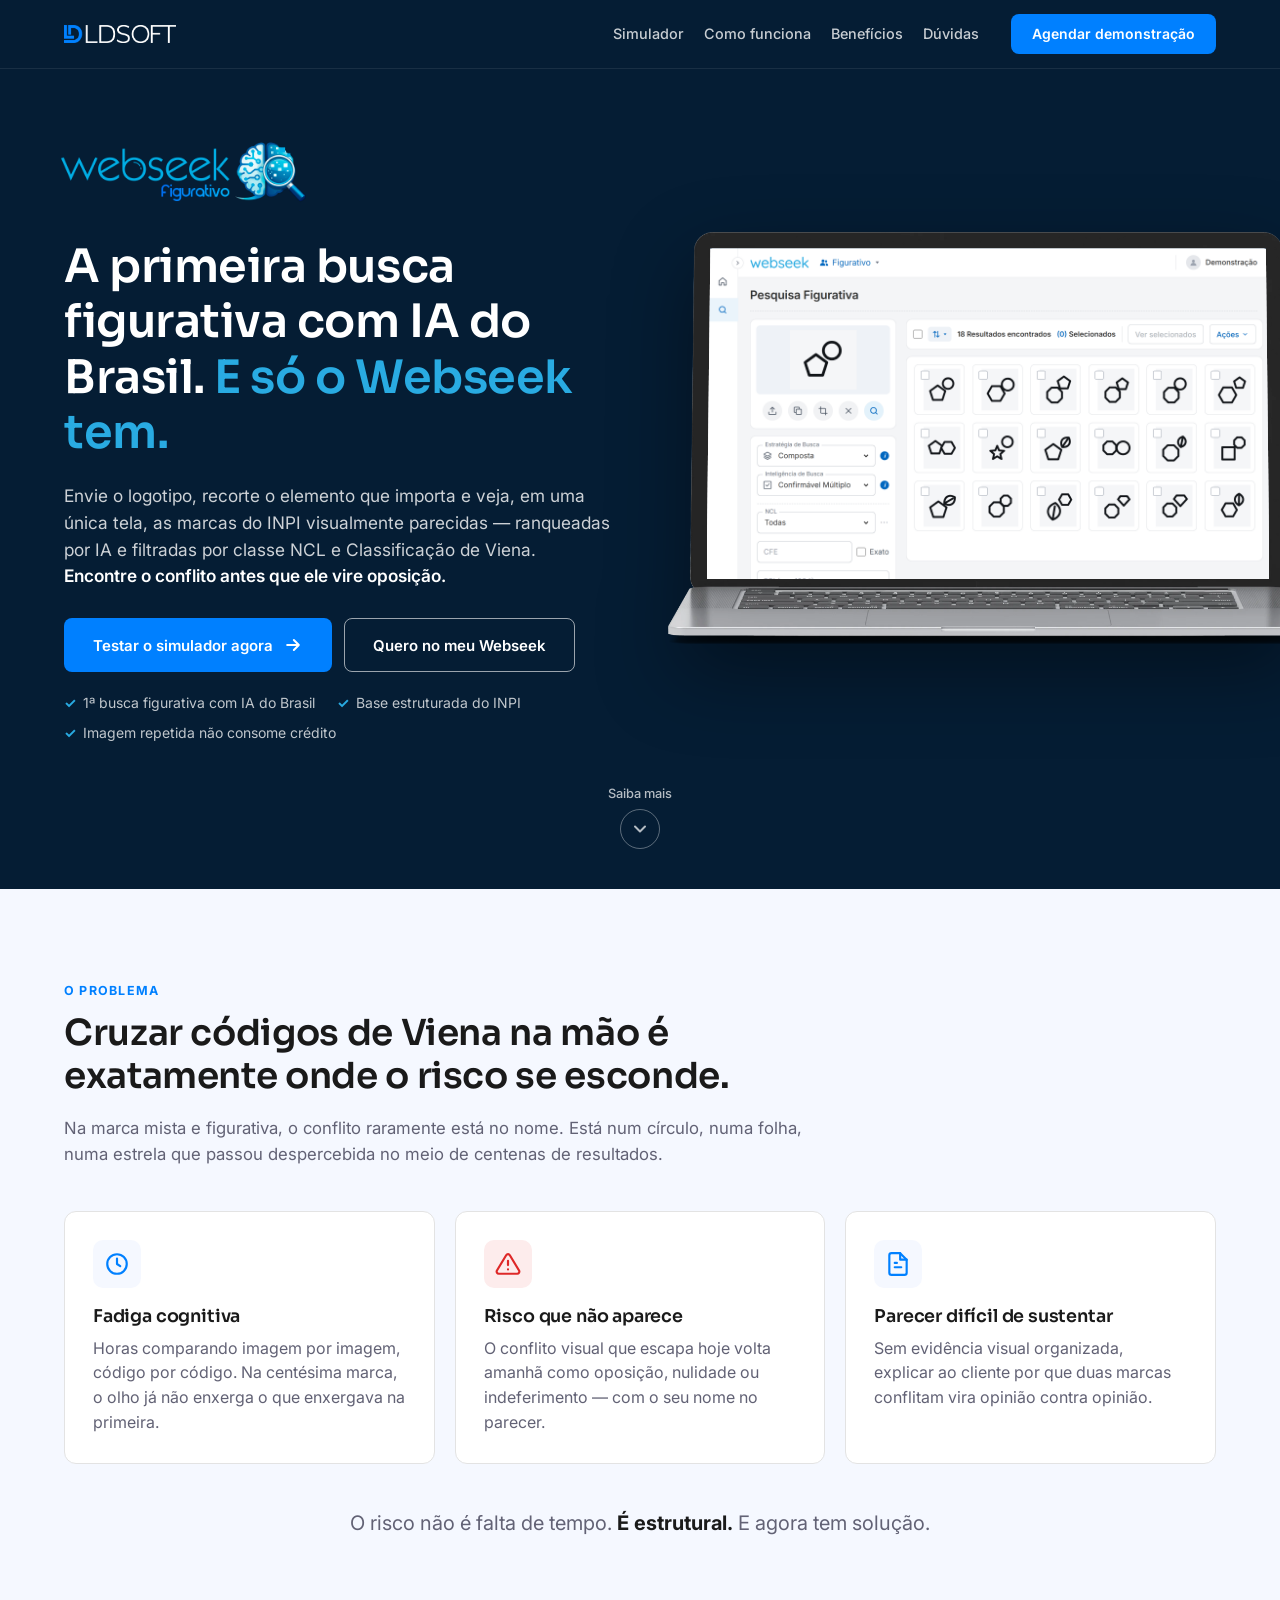
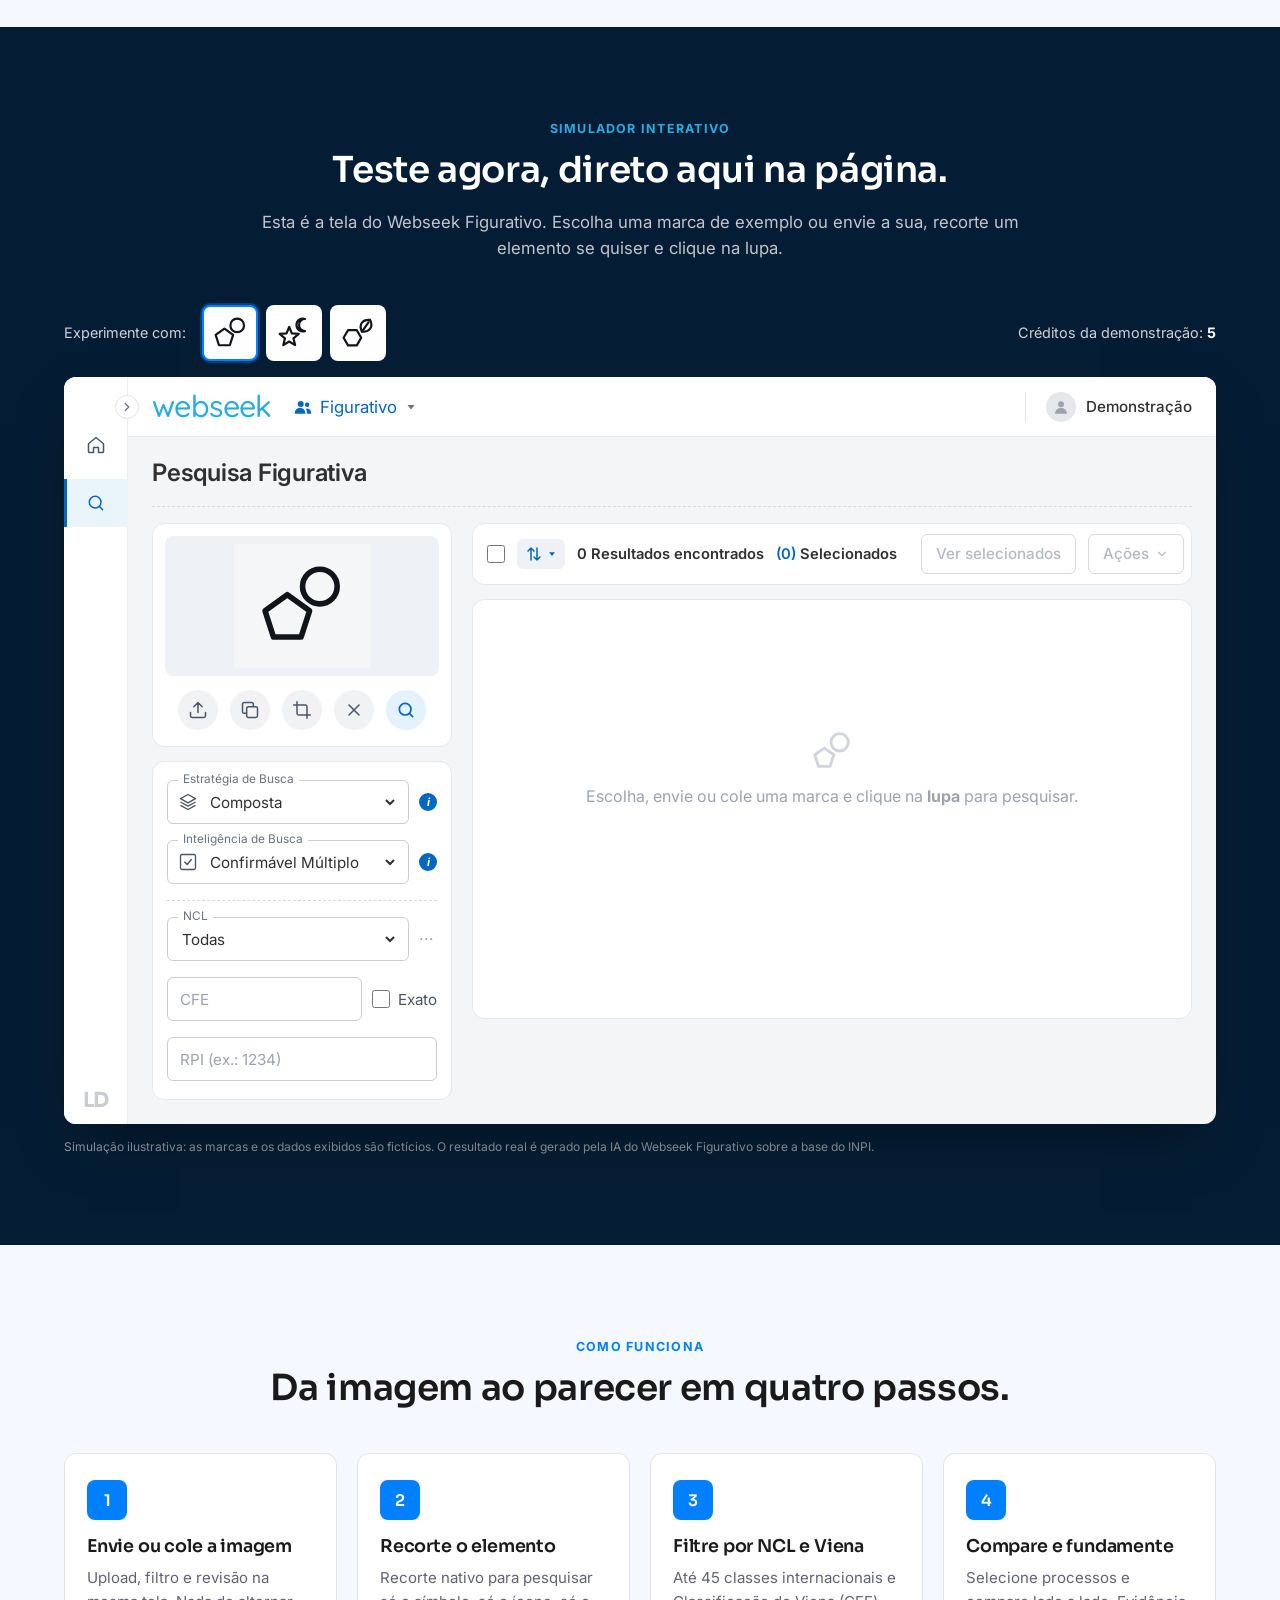
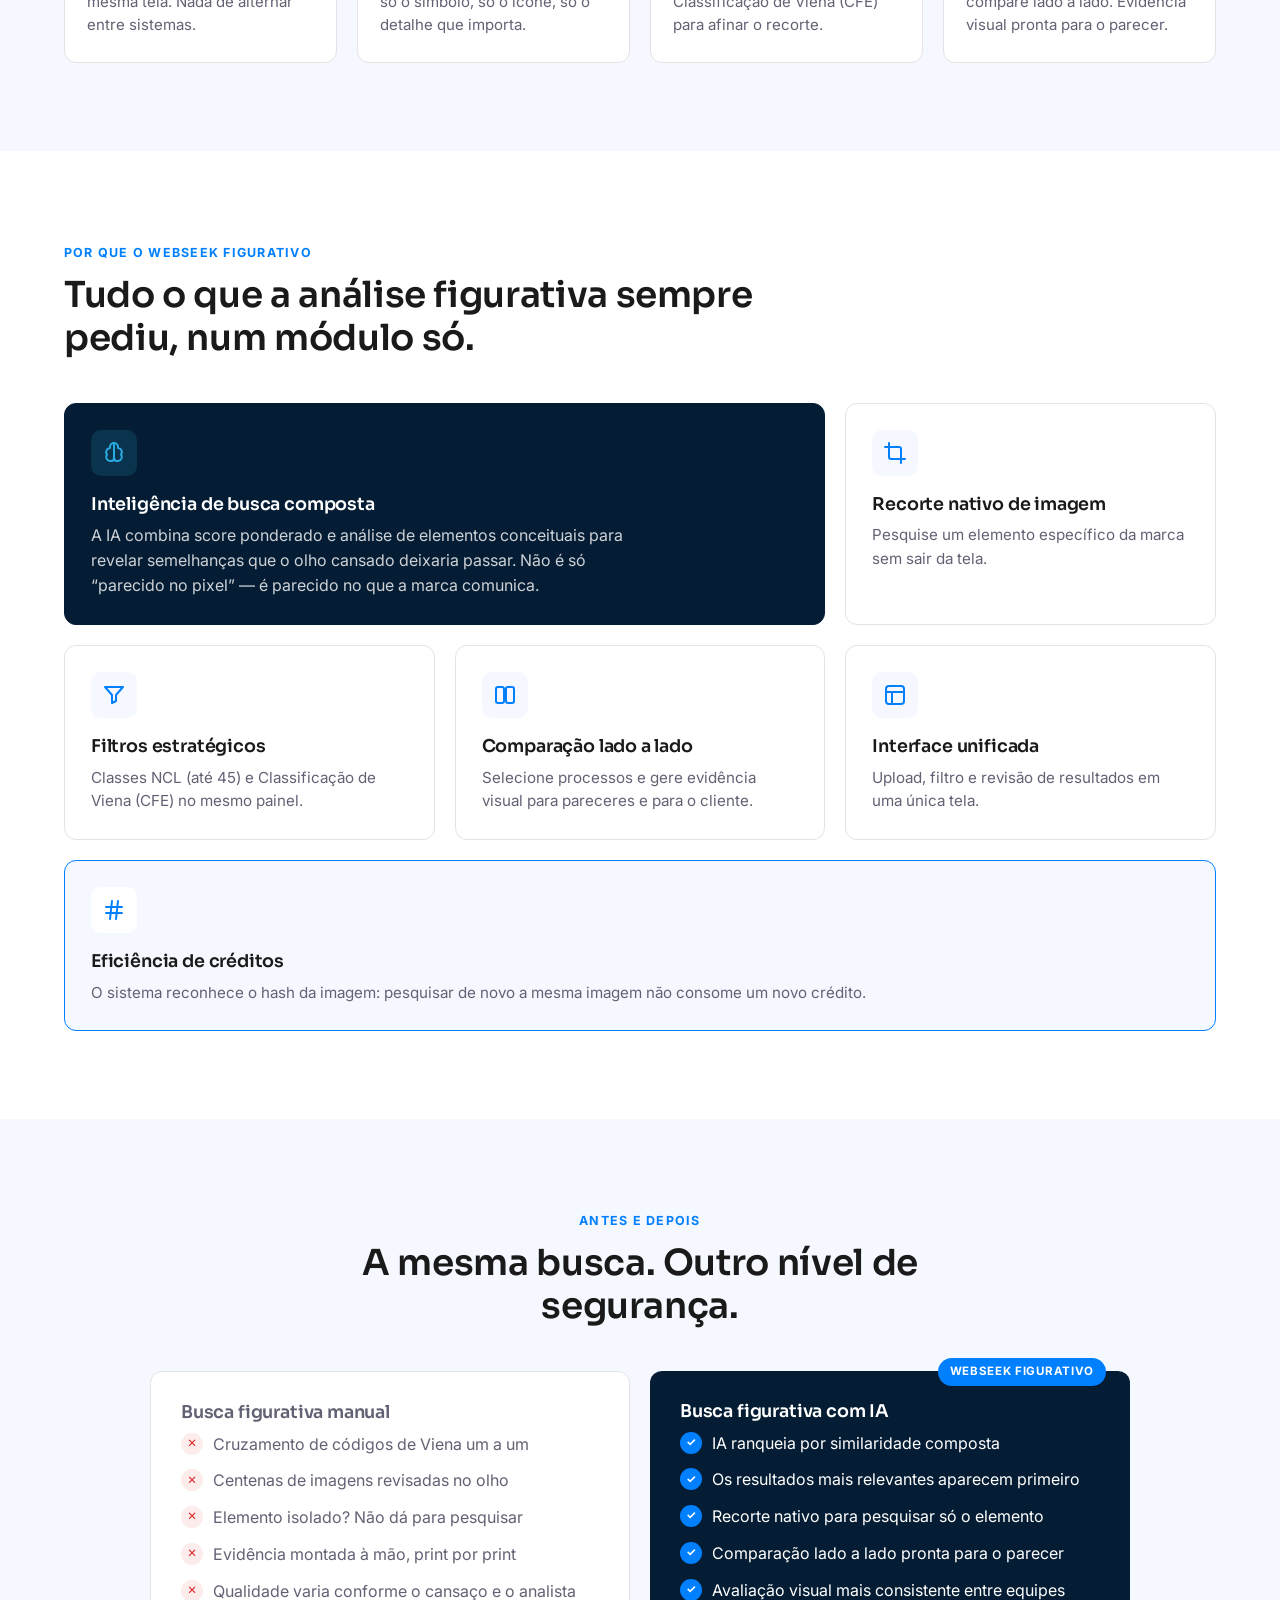
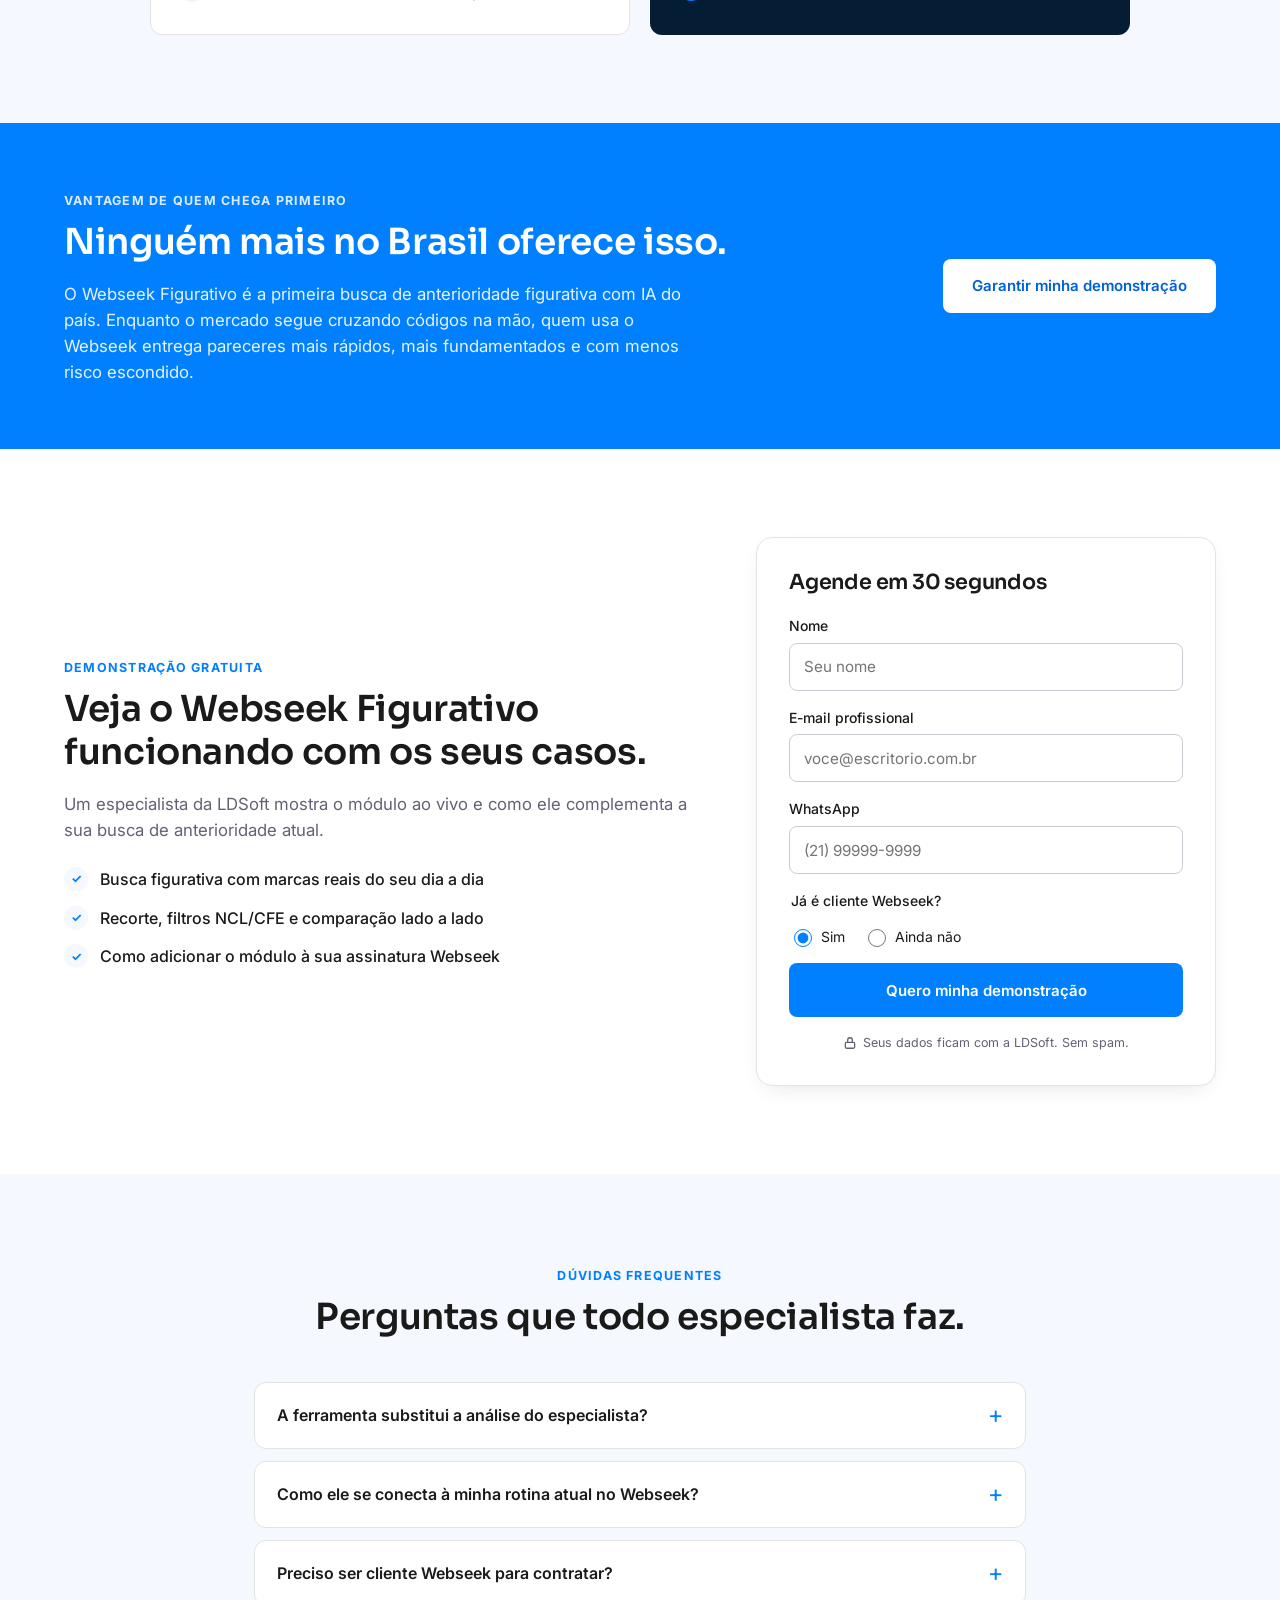
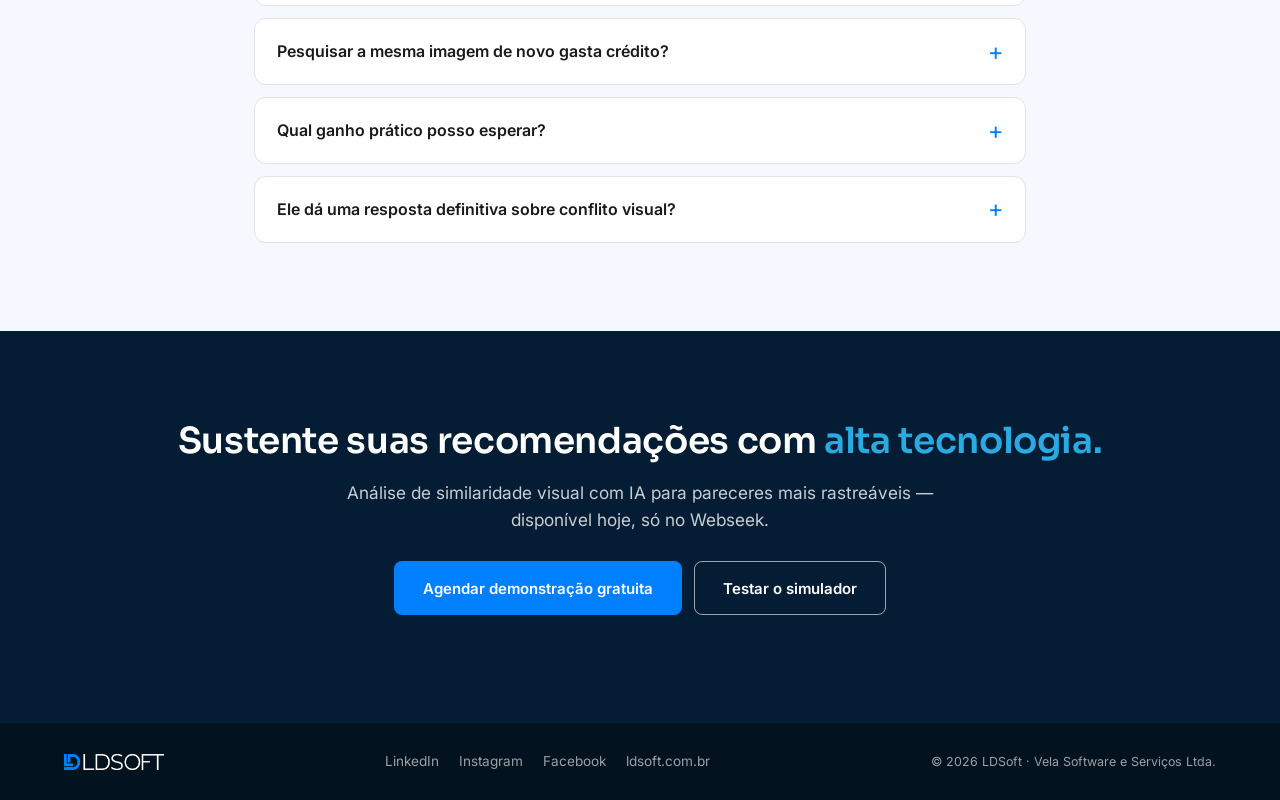
<file: index.html>
<!doctype html>
<html lang="pt-BR">
<head>
  <meta charset="utf-8">
  <meta name="viewport" content="width=device-width, initial-scale=1">
  <title>Webseek Figurativo | A primeira busca figurativa com IA do Brasil — LDSoft</title>
  <meta name="description" content="Envie o logotipo, recorte o elemento e encontre marcas visualmente semelhantes na base do INPI, ranqueadas por IA e filtradas por NCL e Classificação de Viena. Teste o simulador agora.">
  <meta property="og:title" content="Webseek Figurativo — a primeira busca de anterioridade figurativa com IA do Brasil">
  <meta property="og:description" content="Encontre o conflito visual antes que ele vire oposição. Teste o simulador grátis.">
  <meta property="og:image" content="assets/tela-pesquisa-figurativa.png">
  <meta name="theme-color" content="#082A3A">
  <link rel="preconnect" href="https://fonts.googleapis.com">
  <link rel="preconnect" href="https://fonts.gstatic.com" crossorigin>
  <link href="https://fonts.googleapis.com/css2?family=Inter:wght@400;500;600;700&family=Sora:wght@500;600;700&family=Quicksand:wght@400;500&display=swap" rel="stylesheet">
  <link rel="stylesheet" href="styles.css">
</head>
<body>

<!-- ============ HEADER ============ -->
<header class="topbar" id="topo">
  <div class="container topbar__inner">
    <a href="https://www.ldsoft.com.br" class="topbar__logo" aria-label="LDSoft">
      <img src="assets/logo-ldsoft.png" alt="LDSoft" width="112" height="18">
    </a>
    <nav class="topbar__nav" aria-label="Seções">
      <a href="#simulador">Simulador</a>
      <a href="#como-funciona">Como funciona</a>
      <a href="#beneficios">Benefícios</a>
      <a href="#faq">Dúvidas</a>
    </nav>
    <a href="#demonstracao" class="btn btn--primary btn--sm topbar__cta" data-cta="header">Agendar demonstração</a>
    <button type="button" class="menu-btn" id="menuBtn" aria-label="Abrir menu" aria-expanded="false" aria-controls="mobileMenu">
      <span class="menu-btn__bars" aria-hidden="true"><i></i><i></i><i></i></span>
    </button>
  </div>
  <nav class="mobile-menu" id="mobileMenu" aria-label="Menu" hidden>
    <div class="container">
      <a href="#simulador">Simulador</a>
      <a href="#como-funciona">Como funciona</a>
      <a href="#beneficios">Benefícios</a>
      <a href="#faq">Dúvidas</a>
      <a href="#demonstracao" class="btn btn--primary btn--block" data-cta="menu">Agendar demonstração</a>
    </div>
  </nav>
</header>

<main>

<!-- ============ HERO / BANNER ============ -->
<section class="hero">
  <div class="container hero__grid">
    <div class="hero__copy">
      <img class="hero__logo" src="assets/logo-webseek-figurativo.png" alt="Webseek Figurativo" width="1220" height="400">
      <h1>A primeira busca figurativa com IA do Brasil. <span class="hl">E só o Webseek tem.</span></h1>
      <p class="hero__lead">Envie o logotipo, recorte o elemento que importa e veja, em uma única tela, as marcas do INPI visualmente parecidas — ranqueadas por IA e filtradas por classe NCL e Classificação de Viena. <strong>Encontre o conflito antes que ele vire oposição.</strong></p>
      <div class="hero__ctas">
        <a href="#simulador" class="btn btn--primary btn--lg" data-cta="hero-simulador">
          Testar o simulador agora
          <svg width="20" height="20" viewBox="0 0 24 24" fill="none" stroke="currentColor" stroke-width="2.4" stroke-linecap="round" stroke-linejoin="round" aria-hidden="true"><path d="M5 12h14M13 6l6 6-6 6"/></svg>
        </a>
        <a href="#demonstracao" class="btn btn--ghost btn--lg" data-cta="hero-demo">Quero no meu Webseek</a>
      </div>
      <ul class="hero__checks">
        <li>1ª busca figurativa com IA do Brasil</li>
        <li>Base estruturada do INPI</li>
        <li>Imagem repetida não consome crédito</li>
      </ul>
    </div>
    <div class="hero__visual">
      <div class="laptop">
        <img class="laptop__frame" src="assets/notebook.webp" alt="" width="2400" height="1528">
        <div class="laptop__screen">
          <img src="assets/tela-pesquisa-figurativa.png" alt="Tela de Pesquisa Figurativa do Webseek: marca pesquisada, filtros de estratégia, NCL e CFE, e 18 marcas visualmente semelhantes">
        </div>
      </div>
    </div>
  </div>

  <a href="#problema" class="scroll-down" aria-label="Rolar para a próxima seção" data-cta="hero-scroll">
    <span>Saiba mais</span>
    <svg width="22" height="22" viewBox="0 0 24 24" fill="none" stroke="currentColor" stroke-width="2.4" stroke-linecap="round" stroke-linejoin="round" aria-hidden="true"><path d="M6 9l6 6 6-6"/></svg>
  </a>
</section>

<!-- ============ PROBLEMA ============ -->
<section class="section section--light" id="problema">
  <div class="container">
    <div class="section__head">
      <span class="eyebrow">O problema</span>
      <h2>Cruzar códigos de Viena na mão é exatamente onde o risco se esconde.</h2>
      <p>Na marca mista e figurativa, o conflito raramente está no nome. Está num círculo, numa folha, numa estrela que passou despercebida no meio de centenas de resultados.</p>
    </div>
    <div class="pain">
      <article class="pain__card">
        <div class="pain__icon" aria-hidden="true">
          <svg width="26" height="26" viewBox="0 0 24 24" fill="none" stroke="currentColor" stroke-width="2" stroke-linecap="round" stroke-linejoin="round"><circle cx="12" cy="12" r="9"/><path d="M12 7v5l3 2"/></svg>
        </div>
        <h3>Fadiga cognitiva</h3>
        <p>Horas comparando imagem por imagem, código por código. Na centésima marca, o olho já não enxerga o que enxergava na primeira.</p>
      </article>
      <article class="pain__card">
        <div class="pain__icon pain__icon--alert" aria-hidden="true">
          <svg width="26" height="26" viewBox="0 0 24 24" fill="none" stroke="currentColor" stroke-width="2" stroke-linecap="round" stroke-linejoin="round"><path d="M10.3 3.9 1.8 18a2 2 0 0 0 1.7 3h17a2 2 0 0 0 1.7-3L13.7 3.9a2 2 0 0 0-3.4 0z"/><path d="M12 9v4M12 17h.01"/></svg>
        </div>
        <h3>Risco que não aparece</h3>
        <p>O conflito visual que escapa hoje volta amanhã como oposição, nulidade ou indeferimento — com o seu nome no parecer.</p>
      </article>
      <article class="pain__card">
        <div class="pain__icon" aria-hidden="true">
          <svg width="26" height="26" viewBox="0 0 24 24" fill="none" stroke="currentColor" stroke-width="2" stroke-linecap="round" stroke-linejoin="round"><path d="M14 2H6a2 2 0 0 0-2 2v16a2 2 0 0 0 2 2h12a2 2 0 0 0 2-2V8z"/><path d="M14 2v6h6M9 15h6M9 11h2"/></svg>
        </div>
        <h3>Parecer difícil de sustentar</h3>
        <p>Sem evidência visual organizada, explicar ao cliente por que duas marcas conflitam vira opinião contra opinião.</p>
      </article>
    </div>
    <p class="pain__punch">O risco não é falta de tempo. <strong>É estrutural.</strong> E agora tem solução.</p>
  </div>
</section>

<!-- ============ SIMULADOR ============ -->
<section class="section section--sim" id="simulador">
  <div class="container">
    <div class="section__head section__head--center">
      <span class="eyebrow eyebrow--light">Simulador interativo</span>
      <h2>Teste agora, direto aqui na página.</h2>
      <p>Esta é a tela do Webseek Figurativo. Escolha uma marca de exemplo ou envie a sua, recorte um elemento se quiser e clique na lupa.</p>
    </div>

    <div class="sim-pick">
      <span class="sim-pick__label">Experimente com:</span>
      <div class="sim-pick__samples" role="radiogroup" aria-label="Marcas de exemplo" id="simSamples"></div>
      <span class="sim-pick__credits">Créditos da demonstração: <strong id="simCredits">5</strong></span>
    </div>

    <div class="sim" id="sim">
      <aside class="app__side" aria-hidden="true">
        <span class="app__toggle"><svg width="14" height="14" viewBox="0 0 24 24" fill="none" stroke="currentColor" stroke-width="2.2" stroke-linecap="round" stroke-linejoin="round"><path d="m9 6 6 6-6 6"/></svg></span>
        <span class="app__nav"><svg width="20" height="20" viewBox="0 0 24 24" fill="none" stroke="currentColor" stroke-width="1.8" stroke-linecap="round" stroke-linejoin="round"><path d="M3 10.5 12 3l9 7.5V20a1 1 0 0 1-1 1h-5v-6H9v6H4a1 1 0 0 1-1-1z"/></svg></span>
        <span class="app__nav is-active"><svg width="20" height="20" viewBox="0 0 24 24" fill="none" stroke="currentColor" stroke-width="1.8" stroke-linecap="round"><circle cx="11" cy="11" r="7"/><path d="m20 20-3.5-3.5"/></svg></span>
        <span class="app__ld">LD</span>
      </aside>

      <div class="app__main">
        <header class="app__top">
          <span class="app__brand">webseek</span>
          <span class="app__module">
            <svg width="18" height="18" viewBox="0 0 24 24" fill="currentColor" aria-hidden="true"><circle cx="9" cy="8" r="4"/><path d="M1 21v-1a7 7 0 0 1 14 0v1z"/><circle cx="17.5" cy="9" r="3"/><path d="M16 14.2A6 6 0 0 1 23 20v1h-6v-1a8.9 8.9 0 0 0-1-5.8z"/></svg>
            Figurativo
            <svg width="12" height="12" viewBox="0 0 24 24" fill="currentColor" aria-hidden="true"><path d="M5 8h14l-7 9z"/></svg>
          </span>
          <span class="app__user">
            <span class="app__avatar" aria-hidden="true"><svg width="16" height="16" viewBox="0 0 24 24" fill="currentColor"><circle cx="12" cy="8" r="4.5"/><path d="M3 22a9 9 0 0 1 18 0z"/></svg></span>
            Demonstração
          </span>
        </header>

        <div class="app__content">
          <h3 class="app__title">Pesquisa Figurativa</h3>

          <div class="app__cols">
            <div class="app__left">
              <div class="card qcard">
                <div class="sim__canvas" id="simCanvas">
                  <div class="sim__image" id="simImage" aria-live="polite"></div>
                  <div class="sim__crop" id="simCrop" hidden>
                    <span class="sim__crop-handle" data-h="nw"></span>
                    <span class="sim__crop-handle" data-h="ne"></span>
                    <span class="sim__crop-handle" data-h="sw"></span>
                    <span class="sim__crop-handle" data-h="se"></span>
                  </div>
                </div>
                <div class="sim__tools">
                  <label class="tool" title="Enviar imagem">
                    <input type="file" accept="image/*" id="simUpload" hidden>
                    <svg width="20" height="20" viewBox="0 0 24 24" fill="none" stroke="currentColor" stroke-width="1.8" stroke-linecap="round" stroke-linejoin="round"><path d="M21 15v4a2 2 0 0 1-2 2H5a2 2 0 0 1-2-2v-4M17 8l-5-5-5 5M12 3v12"/></svg>
                    <span class="sr-only">Enviar imagem</span>
                  </label>
                  <button class="tool" type="button" id="simPaste" title="Colar imagem (Ctrl+V)">
                    <svg width="20" height="20" viewBox="0 0 24 24" fill="none" stroke="currentColor" stroke-width="1.8" stroke-linejoin="round"><rect x="8" y="8" width="13" height="13" rx="2"/><path d="M16 8V5a2 2 0 0 0-2-2H5a2 2 0 0 0-2 2v9a2 2 0 0 0 2 2h3"/></svg>
                    <span class="sr-only">Colar imagem</span>
                  </button>
                  <button class="tool" type="button" id="simCropBtn" title="Recortar elemento" aria-pressed="false">
                    <svg width="20" height="20" viewBox="0 0 24 24" fill="none" stroke="currentColor" stroke-width="1.8" stroke-linecap="round"><path d="M6 2v14a2 2 0 0 0 2 2h14"/><path d="M18 22V8a2 2 0 0 0-2-2H2"/></svg>
                    <span class="sr-only">Recortar elemento</span>
                  </button>
                  <button class="tool" type="button" id="simClear" title="Limpar recorte">
                    <svg width="20" height="20" viewBox="0 0 24 24" fill="none" stroke="currentColor" stroke-width="1.8" stroke-linecap="round"><path d="M18 6 6 18M6 6l12 12"/></svg>
                    <span class="sr-only">Limpar recorte</span>
                  </button>
                  <button class="tool tool--search" type="button" id="simSearch" title="Pesquisar">
                    <svg width="20" height="20" viewBox="0 0 24 24" fill="none" stroke="currentColor" stroke-width="2" stroke-linecap="round"><circle cx="11" cy="11" r="7"/><path d="m20 20-3.5-3.5"/></svg>
                    <span class="sr-only">Pesquisar</span>
                  </button>
                </div>
              </div>

              <div class="card fcard">
                <div class="ofield-row">
                  <label class="ofield">
                    <span class="ofield__label">Estratégia de Busca</span>
                    <span class="ofield__icon" aria-hidden="true"><svg width="20" height="20" viewBox="0 0 24 24" fill="none" stroke="currentColor" stroke-width="1.6" stroke-linejoin="round"><path d="m12 3 9 5-9 5-9-5z"/><path d="m3 12 9 5 9-5M3 16l9 5 9-5"/></svg></span>
                    <select id="simStrategy"><option>Composta</option></select>
                  </label>
                  <span class="ofield__info" title="A busca composta considera todos os elementos da marca em conjunto.">i</span>
                </div>
                <div class="ofield-row">
                  <label class="ofield">
                    <span class="ofield__label">Inteligência de Busca</span>
                    <span class="ofield__icon" aria-hidden="true"><svg width="20" height="20" viewBox="0 0 24 24" fill="none" stroke="currentColor" stroke-width="1.6" stroke-linecap="round" stroke-linejoin="round"><rect x="3" y="3" width="18" height="18" rx="2"/><path d="m8 12 3 3 5-6"/></svg></span>
                    <select id="simIntel"><option>Confirmável Múltiplo</option></select>
                  </label>
                  <span class="ofield__info" title="Define como a IA confirma as semelhanças encontradas.">i</span>
                </div>
                <hr class="fcard__sep">
                <div class="ofield-row">
                  <label class="ofield">
                    <span class="ofield__label">NCL</span>
                    <select id="simNcl"></select>
                  </label>
                  <span class="ofield__more" aria-hidden="true">···</span>
                </div>
                <div class="ofield-row">
                  <label class="ofield ofield--plain">
                    <span class="sr-only">CFE</span>
                    <input type="text" id="simCfe" placeholder="CFE" inputmode="decimal" autocomplete="off">
                  </label>
                  <label class="check"><input type="checkbox" id="simExact"> Exato</label>
                </div>
                <label class="ofield ofield--plain">
                  <span class="sr-only">RPI</span>
                  <input type="text" id="simRpi" placeholder="RPI (ex.: 1234)" inputmode="numeric" autocomplete="off">
                </label>
              </div>
            </div>

            <div class="app__right">
              <div class="card rbar">
                <label class="check check--box" title="Selecionar todos"><input type="checkbox" id="simAll"><span class="sr-only">Selecionar todos</span></label>
                <button type="button" class="rbar__sort" id="simSort" title="Inverter ordenação" aria-label="Inverter ordenação">
                  <svg width="18" height="18" viewBox="0 0 24 24" fill="none" stroke="currentColor" stroke-width="2" stroke-linecap="round" stroke-linejoin="round"><path d="M8 20V4M4 8l4-4 4 4M16 4v16M12 16l4 4 4-4"/></svg>
                  <svg width="10" height="10" viewBox="0 0 24 24" fill="currentColor"><path d="M5 8h14l-7 9z"/></svg>
                </button>
                <span class="rbar__count"><strong id="simCount">0</strong> Resultados encontrados</span>
                <span class="rbar__sel"><span class="rbar__n">(<span id="simSelCount">0</span>)</span> Selecionados</span>
                <span class="rbar__div" aria-hidden="true"></span>
                <button type="button" class="obtn" id="simCompare" disabled>Ver selecionados</button>
                <div class="actions">
                  <button type="button" class="obtn" id="simActions" aria-expanded="false" disabled>Ações
                    <svg width="14" height="14" viewBox="0 0 24 24" fill="none" stroke="currentColor" stroke-width="2" stroke-linecap="round"><path d="m6 9 6 6 6-6"/></svg>
                  </button>
                  <div class="actions__menu" id="simActionsMenu" hidden>
                    <button type="button" data-act="compare">Comparar lado a lado</button>
                    <a href="#demonstracao" data-cta="acoes-exportar">Exportar evidência <em>versão completa</em></a>
                  </div>
                </div>
              </div>
              <div class="card rgrid">
                <div class="sim__grid" id="simGrid">
                  <div class="sim__empty">
                    <svg width="48" height="48" viewBox="0 0 100 100" fill="none" stroke="currentColor" stroke-width="6" stroke-linejoin="round" aria-hidden="true"><circle cx="66" cy="34" r="18"/><path d="M34 46 54 60 46 84H22L14 60z"/></svg>
                    <p>Escolha, envie ou cole uma marca e clique na <strong>lupa</strong> para pesquisar.</p>
                  </div>
                </div>
              </div>
            </div>
          </div>
        </div>
      </div>

      <div class="sim__toast" id="simToast" role="status" hidden></div>

      <!-- Comparação lado a lado (abre dentro do simulador) -->
      <div class="modal" id="cmpModal" hidden role="dialog" aria-modal="true" aria-labelledby="cmpTitle">
        <div class="modal__backdrop" data-close></div>
        <div class="modal__box">
          <div class="modal__head">
            <h3 id="cmpTitle">Comparação lado a lado</h3>
            <button class="modal__x" type="button" data-close aria-label="Fechar">×</button>
          </div>
          <div class="cmp" id="cmpBody"></div>
          <div class="modal__foot">
            <span class="muted">Na versão completa, exporte essa comparação como evidência visual para o parecer.</span>
            <a href="#demonstracao" class="btn btn--primary" data-close data-cta="comparacao">Quero essa evidência no meu parecer</a>
          </div>
        </div>
      </div>
    </div>

    <div class="sim__cta" id="simCta" hidden>
      <div>
        <strong>Isso foi só uma simulação.</strong>
        <span>Imagine na sua base real, com os processos dos seus clientes.</span>
      </div>
      <a href="#demonstracao" class="btn btn--primary" data-cta="simulador-resultado">Quero ver com meus processos</a>
    </div>
    <p class="sim__disclaimer">Simulação ilustrativa: as marcas e os dados exibidos são fictícios. O resultado real é gerado pela IA do Webseek Figurativo sobre a base do INPI.</p>
  </div>
</section>

<!-- ============ COMO FUNCIONA ============ -->
<section class="section section--light" id="como-funciona">
  <div class="container">
    <div class="section__head section__head--center">
      <span class="eyebrow">Como funciona</span>
      <h2>Da imagem ao parecer em quatro passos.</h2>
    </div>
    <ol class="steps">
      <li>
        <span class="steps__n">1</span>
        <h3>Envie ou cole a imagem</h3>
        <p>Upload, filtro e revisão na mesma tela. Nada de alternar entre sistemas.</p>
      </li>
      <li>
        <span class="steps__n">2</span>
        <h3>Recorte o elemento</h3>
        <p>Recorte nativo para pesquisar só o símbolo, só o ícone, só o detalhe que importa.</p>
      </li>
      <li>
        <span class="steps__n">3</span>
        <h3>Filtre por NCL e Viena</h3>
        <p>Até 45 classes internacionais e Classificação de Viena (CFE) para afinar o recorte.</p>
      </li>
      <li>
        <span class="steps__n">4</span>
        <h3>Compare e fundamente</h3>
        <p>Selecione processos e compare lado a lado. Evidência visual pronta para o parecer.</p>
      </li>
    </ol>
  </div>
</section>

<!-- ============ BENEFÍCIOS ============ -->
<section class="section" id="beneficios">
  <div class="container">
    <div class="section__head">
      <span class="eyebrow">Por que o Webseek Figurativo</span>
      <h2>Tudo o que a análise figurativa sempre pediu, num módulo só.</h2>
    </div>
    <div class="features">
      <article class="feature feature--wide">
        <div class="feature__icon" aria-hidden="true"><svg width="24" height="24" viewBox="0 0 24 24" fill="none" stroke="currentColor" stroke-width="2" stroke-linecap="round" stroke-linejoin="round"><path d="M12 2a4 4 0 0 0-4 4v1a4 4 0 0 0-3 6.5A4 4 0 0 0 8 20h1a3 3 0 0 0 3-3V2zM12 2a4 4 0 0 1 4 4v1a4 4 0 0 1 3 6.5A4 4 0 0 1 16 20h-1a3 3 0 0 1-3-3"/></svg></div>
        <h3>Inteligência de busca composta</h3>
        <p>A IA combina score ponderado e análise de elementos conceituais para revelar semelhanças que o olho cansado deixaria passar. Não é só “parecido no pixel” — é parecido no que a marca comunica.</p>
      </article>
      <article class="feature">
        <div class="feature__icon" aria-hidden="true"><svg width="24" height="24" viewBox="0 0 24 24" fill="none" stroke="currentColor" stroke-width="2" stroke-linecap="round"><path d="M6 2v14a2 2 0 0 0 2 2h14"/><path d="M18 22V8a2 2 0 0 0-2-2H2"/></svg></div>
        <h3>Recorte nativo de imagem</h3>
        <p>Pesquise um elemento específico da marca sem sair da tela.</p>
      </article>
      <article class="feature">
        <div class="feature__icon" aria-hidden="true"><svg width="24" height="24" viewBox="0 0 24 24" fill="none" stroke="currentColor" stroke-width="2" stroke-linecap="round" stroke-linejoin="round"><path d="M3 4h18l-7 8v6l-4 2v-8z"/></svg></div>
        <h3>Filtros estratégicos</h3>
        <p>Classes NCL (até 45) e Classificação de Viena (CFE) no mesmo painel.</p>
      </article>
      <article class="feature">
        <div class="feature__icon" aria-hidden="true"><svg width="24" height="24" viewBox="0 0 24 24" fill="none" stroke="currentColor" stroke-width="2" stroke-linecap="round" stroke-linejoin="round"><rect x="3" y="4" width="8" height="16" rx="2"/><rect x="13" y="4" width="8" height="16" rx="2"/></svg></div>
        <h3>Comparação lado a lado</h3>
        <p>Selecione processos e gere evidência visual para pareceres e para o cliente.</p>
      </article>
      <article class="feature">
        <div class="feature__icon" aria-hidden="true"><svg width="24" height="24" viewBox="0 0 24 24" fill="none" stroke="currentColor" stroke-width="2" stroke-linecap="round" stroke-linejoin="round"><rect x="3" y="3" width="18" height="18" rx="3"/><path d="M3 9h18M9 21V9"/></svg></div>
        <h3>Interface unificada</h3>
        <p>Upload, filtro e revisão de resultados em uma única tela.</p>
      </article>
      <article class="feature feature--accent">
        <div class="feature__icon" aria-hidden="true"><svg width="24" height="24" viewBox="0 0 24 24" fill="none" stroke="currentColor" stroke-width="2" stroke-linecap="round" stroke-linejoin="round"><path d="M4 9h16M4 15h16M10 3 8 21M16 3l-2 18"/></svg></div>
        <h3>Eficiência de créditos</h3>
        <p>O sistema reconhece o hash da imagem: pesquisar de novo a mesma imagem não consome um novo crédito.</p>
      </article>
    </div>
  </div>
</section>

<!-- ============ COMPARATIVO ============ -->
<section class="section section--light">
  <div class="container">
    <div class="section__head section__head--center">
      <span class="eyebrow">Antes e depois</span>
      <h2>A mesma busca. Outro nível de segurança.</h2>
    </div>
    <div class="vs">
      <div class="vs__col vs__col--old">
        <h3>Busca figurativa manual</h3>
        <ul>
          <li>Cruzamento de códigos de Viena um a um</li>
          <li>Centenas de imagens revisadas no olho</li>
          <li>Elemento isolado? Não dá para pesquisar</li>
          <li>Evidência montada à mão, print por print</li>
          <li>Qualidade varia conforme o cansaço e o analista</li>
        </ul>
      </div>
      <div class="vs__col vs__col--new">
        <span class="vs__tag">Webseek Figurativo</span>
        <h3>Busca figurativa com IA</h3>
        <ul>
          <li>IA ranqueia por similaridade composta</li>
          <li>Os resultados mais relevantes aparecem primeiro</li>
          <li>Recorte nativo para pesquisar só o elemento</li>
          <li>Comparação lado a lado pronta para o parecer</li>
          <li>Avaliação visual mais consistente entre equipes</li>
        </ul>
      </div>
    </div>
  </div>
</section>

<!-- ============ PIONEIRO ============ -->
<section class="pioneer">
  <div class="container pioneer__inner">
    <div>
      <span class="eyebrow eyebrow--light">Vantagem de quem chega primeiro</span>
      <h2>Ninguém mais no Brasil oferece isso.</h2>
      <p>O Webseek Figurativo é a primeira busca de anterioridade figurativa com IA do país. Enquanto o mercado segue cruzando códigos na mão, quem usa o Webseek entrega pareceres mais rápidos, mais fundamentados e com menos risco escondido.</p>
    </div>
    <a href="#demonstracao" class="btn btn--light btn--lg" data-cta="pioneiro">Garantir minha demonstração</a>
  </div>
</section>

<!-- ============ FORMULÁRIO ============ -->
<section class="section" id="demonstracao">
  <div class="container lead">
    <div class="lead__copy">
      <span class="eyebrow">Demonstração gratuita</span>
      <h2>Veja o Webseek Figurativo funcionando com os seus casos.</h2>
      <p>Um especialista da LDSoft mostra o módulo ao vivo e como ele complementa a sua busca de anterioridade atual.</p>
      <ul class="checklist">
        <li>Busca figurativa com marcas reais do seu dia a dia</li>
        <li>Recorte, filtros NCL/CFE e comparação lado a lado</li>
        <li>Como adicionar o módulo à sua assinatura Webseek</li>
      </ul>
    </div>

    <form class="form" id="leadForm" novalidate>
      <h3 class="form__title">Agende em 30 segundos</h3>
      <label class="field">
        <span>Nome</span>
        <input type="text" name="firstname" autocomplete="name" required placeholder="Seu nome">
        <em class="field__err">Informe seu nome.</em>
      </label>
      <label class="field">
        <span>E-mail profissional</span>
        <input type="email" name="email" autocomplete="email" required placeholder="voce@escritorio.com.br">
        <em class="field__err">Informe um e-mail válido.</em>
      </label>
      <label class="field">
        <span>WhatsApp</span>
        <input type="tel" name="phone" autocomplete="tel" inputmode="tel" required placeholder="(21) 99999-9999">
        <em class="field__err">Informe um telefone com DDD.</em>
      </label>
      <fieldset class="field field--radio">
        <legend>Já é cliente Webseek?</legend>
        <label><input type="radio" name="cliente_webseek" value="Sim" checked> Sim</label>
        <label><input type="radio" name="cliente_webseek" value="Não"> Ainda não</label>
      </fieldset>
      <button type="submit" class="btn btn--primary btn--block btn--lg" id="leadSubmit">Quero minha demonstração</button>
      <p class="form__note">
        <svg width="14" height="14" viewBox="0 0 24 24" fill="none" stroke="currentColor" stroke-width="2.2" stroke-linecap="round" stroke-linejoin="round" aria-hidden="true"><rect x="4" y="11" width="16" height="10" rx="2"/><path d="M8 11V7a4 4 0 0 1 8 0v4"/></svg>
        Seus dados ficam com a LDSoft. Sem spam.
      </p>
      <div class="form__ok" id="leadOk" hidden>
        <div class="form__ok-icon" aria-hidden="true">✓</div>
        <h3>Pedido recebido!</h3>
        <p>Nosso time entra em contato em breve para agendar sua demonstração.</p>
      </div>
    </form>
  </div>
</section>

<!-- ============ FAQ ============ -->
<section class="section section--light" id="faq">
  <div class="container container--narrow">
    <div class="section__head section__head--center">
      <span class="eyebrow">Dúvidas frequentes</span>
      <h2>Perguntas que todo especialista faz.</h2>
    </div>
    <div class="faq">
      <details>
        <summary>A ferramenta substitui a análise do especialista?</summary>
        <p>Não. A decisão técnica final continua com o especialista. O Webseek Figurativo organiza, ranqueia e evidencia as semelhanças visuais para que a sua análise seja mais rápida, consistente e bem fundamentada.</p>
      </details>
      <details>
        <summary>Como ele se conecta à minha rotina atual no Webseek?</summary>
        <p>É um módulo complementar à busca de anterioridade que você já faz. Ele acrescenta a camada de análise visual sem mudar o seu fluxo.</p>
      </details>
      <details>
        <summary>Preciso ser cliente Webseek para contratar?</summary>
        <p>O Webseek Figurativo é um módulo adicional da assinatura Webseek. Se você ainda não é cliente, nosso time mostra na demonstração como começar.</p>
      </details>
      <details>
        <summary>Pesquisar a mesma imagem de novo gasta crédito?</summary>
        <p>Não. O sistema reconhece o hash da imagem e não cobra uma nova pesquisa para uma imagem idêntica.</p>
      </details>
      <details>
        <summary>Qual ganho prático posso esperar?</summary>
        <p>Menos risco nas buscas baseadas em CFE, menos fadiga cognitiva e uma avaliação visual mais consistente entre as pessoas da equipe.</p>
      </details>
      <details>
        <summary>Ele dá uma resposta definitiva sobre conflito visual?</summary>
        <p>Não. O resultado deve ser lido junto com os demais critérios técnicos. A ferramenta não promete resultados definitivos nem elimina o risco jurídico — ela reduz o que fica escondido.</p>
      </details>
    </div>
  </div>
</section>

<!-- ============ CTA FINAL ============ -->
<section class="final">
  <div class="container final__inner">
    <h2>Sustente suas recomendações com <span class="hl">alta tecnologia.</span></h2>
    <p>Análise de similaridade visual com IA para pareceres mais rastreáveis — disponível hoje, só no Webseek.</p>
    <div class="hero__ctas hero__ctas--center">
      <a href="#demonstracao" class="btn btn--primary btn--lg" data-cta="final-demo">Agendar demonstração gratuita</a>
      <a href="#simulador" class="btn btn--ghost btn--lg" data-cta="final-simulador">Testar o simulador</a>
    </div>
  </div>
</section>

</main>

<footer class="footer">
  <div class="container footer__inner">
    <img src="assets/logo-ldsoft.png" alt="LDSoft" width="100" height="16">
    <nav aria-label="Redes sociais">
      <a href="https://www.linkedin.com/company/ldsoft/" target="_blank" rel="noopener">LinkedIn</a>
      <a href="https://www.instagram.com/ldsoftbr/" target="_blank" rel="noopener">Instagram</a>
      <a href="https://www.facebook.com/LDSOFTBrasil/" target="_blank" rel="noopener">Facebook</a>
      <a href="https://www.ldsoft.com.br" target="_blank" rel="noopener">ldsoft.com.br</a>
    </nav>
    <small>© 2026 LDSoft · Vela Software e Serviços Ltda.</small>
  </div>
</footer>

<!-- CTA fixo no mobile -->
<div class="mbar" id="mbar">
  <a href="#simulador" class="btn btn--ghost btn--sm">Testar</a>
  <a href="#demonstracao" class="btn btn--primary btn--sm">Agendar demonstração</a>
</div>

<script src="app.js"></script>
<!-- Rastreamento HubSpot (mesmo portal da LP atual) — captura UTMs e origem automaticamente -->
<script async defer src="https://js.hs-scripts.com/50803294.js" id="hs-script-loader"></script>
</body>
</html>
</file>
<file: styles.css>
/* =========================================================
   Webseek Figurativo — LP
   Identidade LDSoft (ldsoft.com.br): Sora + Inter, azuis sólidos,
   botões com cantos de 8px. Sem degradês.
   ========================================================= */
:root {
  /* Paleta LDSoft */
  --blue1: #2191FF;
  --blue2: #29ABE2;   /* azul-claro (webseek) */
  --blue3: #0080FF;   /* azul principal */
  --blue4: #0061D6;   /* azul hover */
  --blue7: #051D34;   /* azul-marinho */
  --blue8: #0167C0;
  --lightblue: #F5F8FF;
  --lightgray: #F9F9F9;
  --gray: #E3E3E3;
  --black: #1A1A1A;
  --black2: #303030;
  --black3: #626275;
  --white: #FFFFFF;

  --ok: #16A36A;
  --danger: #DE2828;

  --radius: 12px;
  --radius-btn: 8px;
  --shadow: 0 8px 24px -12px rgba(5, 29, 52, .18);
  --shadow-lg: 0 24px 60px -24px rgba(0, 0, 0, .5);
  --font: "Inter", "Roboto", system-ui, sans-serif;
  --font-title: "Sora", "Inter", sans-serif;
}

*, *::before, *::after { box-sizing: border-box; }
[hidden] { display: none !important; }
html { scroll-behavior: smooth; scroll-padding-top: 72px; }
body {
  margin: 0; font-family: var(--font); color: var(--black); background: var(--white);
  font-size: 16px; line-height: 1.55; -webkit-font-smoothing: antialiased; overflow-x: hidden;
}
img { max-width: 100%; height: auto; display: block; }
a { color: inherit; }
h1, h2, h3 { font-family: var(--font-title); font-weight: 600; line-height: 1.2; margin: 0 0 .5em; letter-spacing: -.01em; }
h1 { font-size: clamp(2rem, 3.6vw, 3.1rem); }
h2 { font-size: clamp(1.6rem, 2.8vw, 2.25rem); }
h3 { font-size: 1.1rem; }
p { margin: 0 0 1em; }
.sr-only { position: absolute; width: 1px; height: 1px; overflow: hidden; clip: rect(0 0 0 0); white-space: nowrap; }
.muted { color: var(--black3); font-size: .875rem; }
.hl { color: var(--blue2); }

.container { width: 100%; max-width: 1200px; margin: 0 auto; padding: 0 24px; }
.container--narrow { max-width: 820px; }

/* ---------- Botões (padrão LDSoft) ---------- */
.btn {
  display: inline-flex; align-items: center; justify-content: center; gap: .6rem;
  height: 3rem; padding: 0 32px; border-radius: var(--radius-btn); border: 1px solid transparent;
  font: 600 14px/1 var(--font); text-decoration: none; white-space: nowrap; cursor: pointer;
  transition: background .2s, color .2s, border-color .2s;
}
.btn:focus-visible, .tool:focus-visible, .obtn:focus-visible, summary:focus-visible { outline: 3px solid var(--blue2); outline-offset: 2px; }
.btn--primary { background: var(--blue3); color: var(--white); }
.btn--primary:hover { background: var(--blue4); }
.btn--ghost { background: transparent; color: var(--white); border-color: rgba(255,255,255,.6); }
.btn--ghost:hover { background: var(--white); color: var(--blue7); border-color: var(--white); }
.btn--light { background: var(--white); color: var(--blue4); }
.btn--light:hover { background: var(--lightblue); }
.btn--lg { height: 3.375rem; padding: 0 28px; font-size: 15px; }
.btn--sm { height: 2.5rem; padding: 0 20px; }
.btn--block { width: 100%; }

/* ---------- Topbar ---------- */
.topbar { position: sticky; top: 0; z-index: 50; background: var(--blue7); border-bottom: 1px solid rgba(255,255,255,.08); }
.topbar__inner { display: flex; align-items: center; gap: 32px; height: 68px; }
.topbar__logo img { width: 112px; height: auto; }
.topbar__nav { display: flex; gap: 28px; margin-left: auto; }
.topbar__nav a { color: rgba(255,255,255,.78); text-decoration: none; font-size: .9rem; font-weight: 500; }
.topbar__nav a:hover { color: var(--white); }

/* Menu recolhido (tablet e celular) */
.menu-btn { display: none; width: 44px; height: 44px; border-radius: var(--radius-btn); border: 1px solid rgba(255,255,255,.25); background: transparent; color: var(--white); cursor: pointer; place-items: center; flex: none; }
.menu-btn:hover { border-color: rgba(255,255,255,.6); }
.menu-btn:focus-visible { outline: 3px solid var(--blue2); outline-offset: 2px; }
.menu-btn__bars { position: relative; width: 20px; height: 14px; display: block; }
.menu-btn__bars i { position: absolute; left: 0; width: 100%; height: 2px; border-radius: 2px; background: currentColor; transition: transform .25s ease, opacity .2s ease, top .25s ease; }
.menu-btn__bars i:nth-child(1) { top: 0; }
.menu-btn__bars i:nth-child(2) { top: 6px; }
.menu-btn__bars i:nth-child(3) { top: 12px; }
.menu-btn[aria-expanded="true"] .menu-btn__bars i:nth-child(1) { top: 6px; transform: rotate(45deg); }
.menu-btn[aria-expanded="true"] .menu-btn__bars i:nth-child(2) { opacity: 0; }
.menu-btn[aria-expanded="true"] .menu-btn__bars i:nth-child(3) { top: 6px; transform: rotate(-45deg); }
.mobile-menu { position: absolute; left: 0; right: 0; top: 100%; background: var(--blue7); border-bottom: 1px solid rgba(255,255,255,.1); box-shadow: 0 20px 40px -20px rgba(0,0,0,.6); animation: menuIn .22s ease-out both; }
.mobile-menu .container { display: flex; flex-direction: column; padding-top: 8px; padding-bottom: 20px; }
.mobile-menu a:not(.btn) { display: flex; align-items: center; min-height: 52px; color: rgba(255,255,255,.88); text-decoration: none; font-weight: 500; font-size: 1.02rem; border-bottom: 1px solid rgba(255,255,255,.08); }
.mobile-menu a:not(.btn):hover { color: var(--white); }
.mobile-menu .btn { margin-top: 18px; }
@media (min-width: 761px) { .mobile-menu .btn { display: none; } .mobile-menu .container { padding-bottom: 8px; } }
@keyframes menuIn { from { opacity: 0; transform: translateY(-8px); } to { opacity: 1; transform: none; } }

/* ---------- Hero ---------- */
.hero { position: relative; overflow: hidden; color: var(--white); background: var(--blue7); padding: 64px 0 40px; }
/* Brilho sutil que acompanha o cursor (posição suavizada pelo app.js) */
.hero::before {
  content: ""; position: absolute; z-index: 0; pointer-events: none;
  width: 760px; height: 760px; left: 0; top: 0; border-radius: 50%;
  background: radial-gradient(closest-side, rgba(41, 171, 226, .24), rgba(0, 128, 255, .10) 50%, transparent);
  transform: translate3d(calc(var(--gx, 50vw) - 50%), calc(var(--gy, 40%) - 50%), 0);
  opacity: 0; transition: opacity .8s ease;
}
.hero.has-glow::before { opacity: 1; }
.hero__grid { position: relative; z-index: 1; display: grid; grid-template-columns: 1fr 1fr; gap: 88px; align-items: center; }
.hero__logo { width: 250px; height: auto; margin: 0 0 24px -6px; }
.hero h1 { color: var(--white); }
.hero__lead { font-size: 1.08rem; color: rgba(255,255,255,.8); max-width: 560px; }
.hero__lead strong { color: var(--white); font-weight: 600; }
.hero__ctas { display: flex; flex-wrap: wrap; gap: 12px; margin: 28px 0 20px; }
.hero__ctas--center { justify-content: center; }
.hero__checks { list-style: none; padding: 0; margin: 0; display: flex; flex-wrap: wrap; gap: 8px 22px; font-size: .875rem; color: rgba(255,255,255,.75); }
.hero__checks li::before { content: "✓"; color: var(--blue2); font-weight: 700; margin-right: 7px; }

/* Notebook com a tela do produto */
.hero__visual { position: relative; }
.laptop { position: relative; width: 100%; filter: drop-shadow(0 30px 40px rgba(0, 0, 0, .4)); }

/* Entrada gradual ao carregar (sem depender de scroll) */
@keyframes fadeUp { from { opacity: 0; transform: translateY(18px); } to { opacity: 1; transform: none; } }
@keyframes fadeIn { from { opacity: 0; } to { opacity: 1; } }
.topbar { animation: fadeIn .6s ease-out both; }
.hero__copy > * { animation: fadeUp .7s cubic-bezier(.2, .7, .2, 1) both; }
.hero__copy > :nth-child(1) { animation-delay: .1s; }
.hero__copy > :nth-child(2) { animation-delay: .2s; }
.hero__copy > :nth-child(3) { animation-delay: .3s; }
.hero__copy > :nth-child(4) { animation-delay: .4s; }
.hero__copy > :nth-child(5) { animation-delay: .5s; }
.laptop { animation: fadeUp 1s cubic-bezier(.2, .7, .2, 1) .45s both; }
.scroll-down { animation: fadeIn .6s ease-out .9s both; }
.laptop__frame { width: 100%; height: auto; }
.laptop__screen {
  position: absolute; overflow: hidden; background: #F4F5F7;
  left: 5.957%; top: 3.772%; width: 87.053%; height: 80.46%;
  clip-path: polygon(0.69% 0, 99.365% 0, 100% 100%, 0 100%);
}
.laptop__screen img { width: 100%; height: 100%; object-fit: cover; object-position: left top; }
@media (min-width: 1025px) { .hero__visual .laptop { width: 118%; } }

.scroll-down {
  position: relative; display: flex; flex-direction: column; align-items: center; gap: 6px;
  width: max-content; margin: 40px auto 0; color: rgba(255,255,255,.7); text-decoration: none; font-size: .8rem; font-weight: 500;
}
.scroll-down svg { width: 40px; height: 40px; padding: 9px; border-radius: 50%; border: 1px solid rgba(255,255,255,.35); animation: nudge 1.8s ease-in-out infinite; }
.scroll-down:hover { color: var(--white); }
.scroll-down:hover svg { border-color: var(--white); }
@keyframes nudge { 50% { transform: translateY(5px); } }

/* ---------- Seções ---------- */
.section { padding: 88px 0; }
.section--light { background: var(--lightblue); }
.section__head { max-width: 760px; margin-bottom: 44px; }
.section__head p { color: var(--black3); font-size: 1.05rem; }
.section__head--center { margin-left: auto; margin-right: auto; text-align: center; }
.eyebrow { display: inline-block; font-size: .78rem; font-weight: 700; letter-spacing: .1em; text-transform: uppercase; color: var(--blue3); margin-bottom: 10px; }
.eyebrow--light { color: var(--blue2); }

/* Dor */
.pain { display: grid; grid-template-columns: repeat(3, 1fr); gap: 20px; }
.pain__card { background: var(--white); border: 1px solid var(--gray); border-radius: var(--radius); padding: 28px; }
.pain__card p { color: var(--black3); margin: 0; }
.pain__icon { width: 48px; height: 48px; border-radius: 10px; display: grid; place-items: center; background: var(--lightblue); color: var(--blue3); margin-bottom: 18px; }
.pain__icon--alert { background: #FDECEC; color: var(--danger); }
.pain__punch { text-align: center; font-size: 1.25rem; margin: 44px 0 0; color: var(--black3); }
.pain__punch strong { color: var(--black); }

/* ---------- Simulador ---------- */
.section--sim { background: var(--blue7); color: var(--white); }
.section--sim .section__head p { color: rgba(255,255,255,.75); }

.sim-pick { display: flex; align-items: center; flex-wrap: wrap; gap: 12px 16px; margin-bottom: 16px; font-size: .9rem; color: rgba(255,255,255,.8); }
.sim-pick__samples { display: flex; gap: 8px; }
.sim-pick__credits { margin-left: auto; }
.sim-pick__credits strong { color: var(--white); }
.sample {
  width: 56px; height: 56px; border-radius: 8px; border: 2px solid transparent; background: var(--white);
  padding: 6px; cursor: pointer; transition: border-color .15s;
}
.sample:hover { border-color: var(--blue2); }
.sample[aria-checked="true"] { border-color: var(--blue3); box-shadow: 0 0 0 2px rgba(0,128,255,.35); }
.sample svg { width: 100%; height: 100%; }

/* Janela do app (réplica da tela real) */
.sim {
  position: relative; display: grid; grid-template-columns: 64px 1fr;
  background: #F4F5F7; color: var(--black2); border-radius: 12px;
  overflow: hidden; overflow: clip; /* clip: impede que scrollIntoView desloque a janela para o lado */
  font-family: var(--font); box-shadow: var(--shadow-lg);
}
.app__main, .app__right, .app__left { min-width: 0; }
.app__side { background: var(--white); border-right: 1px solid #ECEDEF; display: flex; flex-direction: column; align-items: center; padding: 14px 0; gap: 10px; position: relative; }
.app__toggle { position: absolute; right: -12px; top: 18px; width: 24px; height: 24px; border-radius: 50%; background: var(--white); border: 1px solid #E3E5E8; display: grid; place-items: center; color: #6B7280; z-index: 1; }
.app__nav { width: 64px; height: 48px; display: grid; place-items: center; color: #4B5563; margin-top: 30px; }
.app__nav + .app__nav { margin-top: 0; }
.app__nav.is-active { background: #EAF4FB; color: var(--blue8); box-shadow: inset 3px 0 0 var(--blue8); }
.app__ld { margin-top: auto; font: 700 1.3rem/1 var(--font-title); color: #C9CDD3; letter-spacing: -.05em; }

.app__main { min-width: 0; display: flex; flex-direction: column; }
.app__top { display: flex; align-items: center; gap: 22px; height: 60px; padding: 0 24px; background: var(--white); border-bottom: 1px solid #ECEDEF; }
.app__brand { font: 500 1.9rem/1 "Quicksand", var(--font); color: var(--blue2); letter-spacing: -.02em; }
.app__module { display: inline-flex; align-items: center; gap: 8px; color: var(--blue8); font-size: 1.05rem; }
.app__module svg:last-child { color: #6B7280; }
.app__user { margin-left: auto; display: inline-flex; align-items: center; gap: 10px; font-weight: 500; font-size: .95rem; color: var(--black2); padding-left: 20px; border-left: 1px solid #E3E5E8; }
.app__avatar { width: 30px; height: 30px; border-radius: 50%; background: #E5E7EB; color: #9CA3AF; display: grid; place-items: center; }

.app__content { padding: 22px 24px 24px; }
.app__title { font: 600 1.5rem/1.2 var(--font); color: var(--black2); margin: 0 0 16px; padding-bottom: 18px; border-bottom: 1.5px dashed #D6D9DE; }
.app__cols { display: grid; grid-template-columns: 300px 1fr; gap: 20px; align-items: start; }
.card { background: var(--white); border: 1px solid #E6E8EB; border-radius: 12px; }

.qcard { padding: 12px; }
.sim__canvas { position: relative; aspect-ratio: 1.95; background: #EEF2F7; border-radius: 8px; overflow: hidden; user-select: none; touch-action: none; }
.sim__image { position: absolute; inset: 6% 25%; display: grid; place-items: center; background: #F5F6F8; padding: 4%; }
.sim__image svg, .sim__image img { width: 100%; height: 100%; object-fit: contain; }

/* Scanner sobre a imagem pesquisada */
.sim__image { overflow: hidden; }
.sim__image::before, .sim__image::after { content: ""; position: absolute; left: 0; right: 0; opacity: 0; pointer-events: none; }
.sim__image::before { top: 0; bottom: 0; background: rgba(0,128,255,.06); }
.sim__image::after { height: 2px; top: 0; background: var(--blue3); box-shadow: 0 0 10px 2px rgba(0,128,255,.35); }
.is-scanning .sim__image::before { opacity: 1; }
.is-scanning .sim__image::after { opacity: 1; animation: scan 1.2s ease-in-out infinite alternate; }
.is-scanning .sim__crop { opacity: .4; }
@keyframes scan { from { top: 2%; } to { top: 97%; } }
.tool--search[aria-busy="true"] { pointer-events: none; opacity: .6; }

/* Carregando no lugar dos resultados */
.sim__loading { grid-column: 1 / -1; display: grid; place-items: center; align-content: center; gap: 6px; min-height: 380px; text-align: center; color: #6B7280; font-size: .88rem; }
.sim__loading strong { color: var(--black2); font-size: 1rem; font-weight: 600; margin-top: 10px; }
.sim__spinner { width: 44px; height: 44px; border-radius: 50%; border: 3px solid #E3E8EF; border-top-color: var(--blue3); animation: spin .8s linear infinite; }
@keyframes spin { to { transform: rotate(360deg); } }
.sim__crop { position: absolute; border: 2px dashed var(--blue3); background: rgba(0,128,255,.08); box-shadow: 0 0 0 9999px rgba(5,29,52,.4); cursor: move; border-radius: 3px; }
.sim__crop-handle { position: absolute; width: 12px; height: 12px; background: var(--white); border: 2px solid var(--blue3); border-radius: 2px; }
.sim__crop-handle[data-h="nw"] { left: -7px; top: -7px; cursor: nwse-resize; }
.sim__crop-handle[data-h="ne"] { right: -7px; top: -7px; cursor: nesw-resize; }
.sim__crop-handle[data-h="sw"] { left: -7px; bottom: -7px; cursor: nesw-resize; }
.sim__crop-handle[data-h="se"] { right: -7px; bottom: -7px; cursor: nwse-resize; }
.sim__tools { display: flex; justify-content: center; gap: 12px; padding: 14px 0 4px; }
.tool { width: 40px; height: 40px; border-radius: 50%; border: 0; cursor: pointer; display: grid; place-items: center; background: #F1F2F4; color: #4B5563; transition: background .15s, color .15s; }
.tool:hover { background: #E5E7EB; }
.tool[aria-pressed="true"] { background: var(--blue3); color: var(--white); }
.tool--search { background: #E3F2FB; color: var(--blue8); }
.tool--search:hover { background: #CDE8F8; }

.fcard { margin-top: 14px; padding: 18px 14px; display: grid; gap: 16px; }
.ofield-row { display: flex; align-items: center; gap: 10px; }
.ofield { position: relative; flex: 1; display: flex; align-items: center; border: 1px solid #C9CDD3; border-radius: 6px; height: 44px; padding: 0 10px; background: var(--white); }
.ofield__label { position: absolute; top: -9px; left: 10px; padding: 0 5px; background: var(--white); font-size: .74rem; color: #6B7280; line-height: 1.2; }
.ofield__icon { color: #4B5563; display: grid; margin-right: 8px; }
.fcard > * { min-width: 0; }
.ofield select, .ofield input { flex: 1; width: 0; min-width: 0; border: 0; outline: 0; background: transparent; font: 400 .95rem var(--font); color: var(--black2); height: 100%; }
.ofield input::placeholder { color: #9CA3AF; }
.ofield:focus-within { border-color: var(--blue3); box-shadow: 0 0 0 2px rgba(0,128,255,.15); }
.ofield__info { width: 18px; height: 18px; border-radius: 50%; background: var(--blue8); color: var(--white); font: 700 .7rem/18px var(--font); text-align: center; font-style: italic; flex: none; cursor: help; }
.ofield__more { color: #9CA3AF; letter-spacing: 1px; flex: none; width: 18px; }
.fcard__sep { border: 0; border-top: 1.5px dashed #D6D9DE; margin: 0; }
.check { display: inline-flex; align-items: center; gap: 8px; font-size: .95rem; color: #4B5563; cursor: pointer; flex: none; }
.check input { width: 18px; height: 18px; accent-color: var(--blue8); margin: 0; }

.rbar { display: flex; align-items: center; gap: 12px; padding: 10px 14px; min-height: 60px; flex-wrap: nowrap; white-space: nowrap; }
.rbar__sort { display: inline-flex; align-items: center; gap: 4px; border: 0; background: #EEF2F7; color: var(--blue8); height: 30px; padding: 0 8px; border-radius: 6px; cursor: pointer; }
.rbar__count { font-weight: 600; font-size: .92rem; color: var(--black2); }
.rbar__count strong { font-weight: 600; }
.rbar__sel { margin-left: auto; font-weight: 600; font-size: .92rem; }
.rbar__n { color: var(--blue8); }
.rbar__div { width: 1px; height: 32px; background: #E3E5E8; }
.obtn { display: inline-flex; align-items: center; gap: 6px; height: 40px; padding: 0 14px; border-radius: 6px; border: 1px solid #D6D9DE; background: var(--white); color: var(--blue8); font: 500 .95rem var(--font); cursor: pointer; }
.obtn:disabled { color: #B5BAC1; cursor: not-allowed; }
.obtn:not(:disabled):hover { background: #F3F8FD; border-color: var(--blue8); }
.actions { position: relative; }
.actions__menu { position: absolute; right: 0; top: calc(100% + 6px); z-index: 5; background: var(--white); border: 1px solid #E3E5E8; border-radius: 8px; box-shadow: var(--shadow); min-width: 230px; padding: 6px; display: grid; }
.actions__menu button, .actions__menu a { text-align: left; border: 0; background: none; font: 500 .9rem var(--font); color: var(--black2); padding: 10px 12px; border-radius: 6px; cursor: pointer; text-decoration: none; }
.actions__menu button:hover, .actions__menu a:hover { background: #F3F8FD; }
.actions__menu em { display: block; font-style: normal; font-size: .75rem; color: #9CA3AF; }

.rgrid { margin-top: 14px; padding: 16px; min-height: 420px; }
.sim__grid { display: grid; grid-template-columns: repeat(6, 1fr); gap: 16px; }
.sim__empty { grid-column: 1 / -1; display: grid; place-items: center; text-align: center; color: #9CA3AF; padding: 110px 20px; }
.sim__empty svg { color: #D1D5DB; margin-bottom: 10px; }
.sim__empty p { margin: 0; }
.res { position: relative; display: block; width: 100%; background: var(--white); border: 1px solid #E3E5E8; border-radius: 8px; padding: 8px; cursor: pointer; transition: border-color .15s, box-shadow .15s; font-family: var(--font); }
.res:hover { border-color: #C9CDD3; box-shadow: var(--shadow); }
.res.is-selected { border-color: var(--blue8); box-shadow: 0 0 0 1px var(--blue8); }
.res__img { display: block; aspect-ratio: .88; background: #F5F6F8; padding: 2%; margin-left: 12%; }
.res__img svg { display: block; width: 100%; height: 100%; }
.res__check { position: absolute; top: 12px; left: 12px; width: 18px; height: 18px; border: 1.5px solid #9CA3AF; border-radius: 3px; background: var(--white); display: grid; place-items: center; font-size: .7rem; color: var(--white); }
.res.is-selected .res__check { background: var(--blue8); border-color: var(--blue8); }

.sim__toast { position: absolute; left: 50%; bottom: 20px; transform: translateX(-50%); z-index: 15; max-width: calc(100% - 40px); padding: 12px 18px; border-radius: 8px; background: var(--black2); color: var(--white); font-size: .88rem; font-weight: 500; box-shadow: var(--shadow-lg); }
.sim__toast.is-warn { background: #8A5A00; }

.sim__cta { display: flex; align-items: center; justify-content: space-between; gap: 16px; flex-wrap: wrap; margin-top: 16px; padding: 18px 22px; border-radius: 12px; background: rgba(255,255,255,.06); border: 1px solid rgba(255,255,255,.14); }
.sim__cta strong { display: block; font-size: 1.02rem; color: var(--white); }
.sim__cta span { color: rgba(255,255,255,.75); font-size: .92rem; }
.sim__disclaimer { font-size: .75rem; color: rgba(255,255,255,.55); margin: 14px 0 0; }

/* Modal confinada ao simulador */
.modal { position: absolute; inset: 0; z-index: 20; display: flex; justify-content: center; align-items: flex-start; padding: 24px; }
.modal__backdrop { position: absolute; inset: 0; background: rgba(5,29,52,.55); }
.modal__box { position: sticky; top: 92px; background: var(--white); border-radius: 12px; width: min(900px, 100%); max-height: calc(100vh - 120px); overflow: auto; box-shadow: var(--shadow-lg); }
.modal__head { display: flex; align-items: center; justify-content: space-between; padding: 18px 22px; border-bottom: 1px solid #ECEDEF; }
.modal__head h3 { margin: 0; font-family: var(--font); font-weight: 600; }
.modal__x { border: 0; background: #F1F2F4; width: 34px; height: 34px; border-radius: 50%; font-size: 1.3rem; cursor: pointer; color: var(--black2); }
.modal__foot { display: flex; align-items: center; justify-content: space-between; gap: 16px; flex-wrap: wrap; padding: 16px 22px; border-top: 1px solid #ECEDEF; background: var(--lightgray); }
.cmp { display: grid; grid-template-columns: repeat(auto-fit, minmax(190px, 1fr)); gap: 14px; padding: 22px; }
.cmp__item { border: 1px solid #E3E5E8; border-radius: 10px; padding: 12px; }
.cmp__item--ref { border-color: var(--blue8); background: #F3F8FD; }
.cmp__img { aspect-ratio: 1; max-width: 240px; width: 100%; margin: 0 auto; background: #F5F6F8; border-radius: 6px; padding: 12%; display: grid; place-items: center; }
.cmp__item--ref .cmp__img { background: var(--white); }
.cmp__img svg, .cmp__img img { width: 100%; height: 100%; object-fit: contain; }
.cmp__item h4 { margin: 10px 0 4px; font-size: .9rem; }
.cmp__item p { margin: 0 0 2px; font-size: .78rem; color: var(--black3); }

/* ---------- Como funciona ---------- */
.steps { list-style: none; padding: 0; margin: 0; display: grid; grid-template-columns: repeat(4, 1fr); gap: 20px; }
.steps li { background: var(--white); border: 1px solid var(--gray); border-radius: var(--radius); padding: 26px 22px; }
.steps p { color: var(--black3); margin: 0; font-size: .94rem; }
.steps__n { display: grid; place-items: center; width: 40px; height: 40px; border-radius: 8px; background: var(--blue3); color: var(--white); font: 600 1rem var(--font-title); margin-bottom: 16px; }

/* ---------- Benefícios ---------- */
.features { display: grid; grid-template-columns: repeat(3, 1fr); gap: 20px; }
.feature { border: 1px solid var(--gray); border-radius: var(--radius); padding: 26px; background: var(--white); }
.feature p { color: var(--black3); margin: 0; font-size: .95rem; }
.feature__icon { width: 46px; height: 46px; display: grid; place-items: center; border-radius: 10px; background: var(--lightblue); color: var(--blue3); margin-bottom: 18px; }
.feature--wide { grid-column: span 2; background: var(--blue7); color: var(--white); border-color: var(--blue7); }
.feature--wide p { color: rgba(255,255,255,.8); font-size: 1rem; max-width: 560px; }
.feature--wide .feature__icon { background: rgba(41,171,226,.15); color: var(--blue2); }
.feature--accent { grid-column: 1 / -1; border-color: var(--blue3); background: var(--lightblue); }
.feature--accent .feature__icon { background: var(--white); }

/* ---------- Comparativo ---------- */
.vs { display: grid; grid-template-columns: 1fr 1fr; gap: 20px; max-width: 980px; margin: 0 auto; }
.vs__col { border-radius: var(--radius); padding: 30px; position: relative; }
.vs__col ul { list-style: none; padding: 0; margin: 0; display: grid; gap: 12px; }
.vs__col li { padding-left: 32px; position: relative; }
.vs__col li::before { position: absolute; left: 0; top: 1px; width: 22px; height: 22px; border-radius: 50%; display: grid; place-items: center; font-size: .72rem; font-weight: 700; }
.vs__col--old { background: var(--white); border: 1px solid var(--gray); color: var(--black3); }
.vs__col--old li::before { content: "✕"; background: #FDECEC; color: var(--danger); }
.vs__col--new { background: var(--blue7); color: var(--white); }
.vs__col--new li::before { content: "✓"; background: var(--blue3); color: var(--white); }
.vs__tag { position: absolute; top: -13px; right: 24px; background: var(--blue3); color: var(--white); font-size: .72rem; font-weight: 700; padding: 5px 12px; border-radius: 255px; text-transform: uppercase; letter-spacing: .06em; }

/* ---------- Pioneiro ---------- */
.pioneer { background: var(--blue3); color: var(--white); padding: 64px 0; }
.pioneer__inner { display: flex; align-items: center; justify-content: space-between; gap: 40px; }
.pioneer h2 { color: var(--white); }
.pioneer p { color: rgba(255,255,255,.9); max-width: 640px; margin: 0; font-size: 1.05rem; }
.pioneer .eyebrow--light { color: var(--white); opacity: .85; }

/* ---------- Formulário ---------- */
.lead { display: grid; grid-template-columns: 1fr 460px; gap: 64px; align-items: center; }
.lead__copy p { color: var(--black3); font-size: 1.05rem; }
.checklist { list-style: none; padding: 0; margin: 24px 0 0; display: grid; gap: 14px; }
.checklist li { padding-left: 36px; position: relative; font-weight: 500; }
.checklist li::before { content: "✓"; position: absolute; left: 0; top: 0; width: 24px; height: 24px; border-radius: 50%; background: var(--lightblue); color: var(--blue3); display: grid; place-items: center; font-size: .78rem; font-weight: 700; }
.form { position: relative; background: var(--white); border: 1px solid var(--gray); border-radius: 16px; padding: 32px; box-shadow: var(--shadow); display: grid; gap: 16px; }
.form__title { margin: 0 0 4px; font-size: 1.3rem; }
.field { display: flex; flex-direction: column; gap: 6px; font-size: .875rem; font-weight: 500; border: 0; padding: 0; margin: 0; }
.field input[type="text"], .field input[type="email"], .field input[type="tel"] {
  font: 400 .95rem var(--font); height: 48px; padding: 0 14px; border-radius: var(--radius-btn);
  border: 1px solid #C9CDD3; background: var(--white); color: var(--black); width: 100%;
}
.field input:focus { outline: none; border-color: var(--blue3); box-shadow: 0 0 0 3px rgba(0,128,255,.15); }
.field__err { display: none; color: var(--danger); font-style: normal; font-size: .76rem; font-weight: 500; }
.field.is-invalid input { border-color: var(--danger); }
.field.is-invalid .field__err { display: block; }
.field--radio { flex-direction: row; flex-wrap: wrap; align-items: center; gap: 8px 18px; }
.field--radio legend { width: 100%; margin-bottom: 6px; float: left; }
.field--radio label { display: inline-flex; align-items: center; gap: 6px; font-weight: 400; cursor: pointer; }
.field--radio input { accent-color: var(--blue3); width: 18px; height: 18px; }
.form__note { display: flex; align-items: center; justify-content: center; gap: 6px; font-size: .78rem; color: var(--black3); margin: 0; }
.form__ok { position: absolute; inset: 0; background: var(--white); border-radius: 16px; display: grid; place-content: center; text-align: center; padding: 32px; }
.form__ok-icon { width: 60px; height: 60px; border-radius: 50%; background: var(--ok); color: var(--white); font-size: 1.8rem; display: grid; place-items: center; margin: 0 auto 16px; }
.form__ok p { color: var(--black3); }

/* ---------- FAQ ---------- */
.faq { display: grid; gap: 12px; }
.faq details { background: var(--white); border: 1px solid var(--gray); border-radius: var(--radius); padding: 0 22px; }
.faq details[open] { border-color: var(--blue3); }
.faq summary { cursor: pointer; list-style: none; padding: 20px 32px 20px 0; font-weight: 600; position: relative; }
.faq summary::-webkit-details-marker { display: none; }
.faq summary::after { content: "+"; position: absolute; right: 0; top: 50%; transform: translateY(-50%); font-size: 1.5rem; font-weight: 400; color: var(--blue3); transition: transform .2s; }
.faq details[open] summary::after { transform: translateY(-50%) rotate(45deg); }
.faq details p { color: var(--black3); padding-bottom: 20px; margin: 0; }

/* ---------- CTA final + footer ---------- */
.final { background: var(--blue7); color: var(--white); padding: 88px 0; text-align: center; }
.final h2 { color: var(--white); }
.final p { color: rgba(255,255,255,.78); font-size: 1.08rem; max-width: 620px; margin: 0 auto; }
.footer { background: #03121F; color: rgba(255,255,255,.6); padding: 28px 0; }
.footer__inner { display: flex; align-items: center; justify-content: space-between; gap: 20px; flex-wrap: wrap; }
.footer nav { display: flex; gap: 20px; flex-wrap: wrap; }
.footer a { text-decoration: none; font-size: .85rem; }
.footer a:hover { color: var(--white); }
.footer small { font-size: .78rem; }

.mbar { display: none; }

/* ---------- Responsivo ---------- */
/* Monitores grandes */
@media (min-width: 1600px) {
  .container { max-width: 1320px; }
  h1 { font-size: 3.4rem; }
}
/* Notebooks menores (1280–1366) */
@media (max-width: 1280px) {
  .hero__grid { gap: 56px; }
  .topbar__nav { gap: 20px; }
}
@media (max-width: 1100px) {
  .app__cols { grid-template-columns: 260px 1fr; }
  .sim__grid { grid-template-columns: repeat(4, 1fr); }
  .rbar { flex-wrap: wrap; row-gap: 10px; }
  .rbar__div { display: none; }
}
/* Tablets */
@media (max-width: 1024px) {
  .topbar__nav { display: none; }
  .topbar__inner { gap: 12px; }
  .topbar__cta { margin-left: auto; }
  .menu-btn { display: grid; }
  .hero__grid { grid-template-columns: 1fr; gap: 48px; }
  .hero__copy { max-width: 680px; }
  .hero__visual { max-width: 720px; margin: 0 auto; width: 100%; }
  .steps { grid-template-columns: repeat(2, 1fr); }
  .features { grid-template-columns: repeat(2, 1fr); }
  .lead { grid-template-columns: 1fr; gap: 40px; }
  .pioneer__inner { flex-direction: column; align-items: flex-start; }
  .app__cols { grid-template-columns: 1fr; }
  /* imagem e filtros lado a lado; resultados embaixo */
  .app__left { display: grid; grid-template-columns: 1fr 1fr; gap: 14px; align-items: start; }
  .fcard { margin-top: 0; }
  .vs { gap: 28px; }
  .check { min-height: 40px; }
}
@media (max-width: 760px) {
  .container { padding: 0 16px; }
  .topbar__inner { justify-content: space-between; height: 60px; }
  .topbar__cta { display: none; }
  .topbar__logo img { width: 100px; }
  .mobile-menu .container { padding-left: 16px; padding-right: 16px; }

  /* Banner no celular: sem notebook, ocupa a 1ª tela com o botão de rolar visível */
  .hero { display: flex; flex-direction: column; min-height: calc(100vh - 60px); min-height: calc(100svh - 60px); padding: 24px 0 18px; }
  .hero__grid { flex: 1; align-content: center; }
  .hero__visual, .hero__checks { display: none; }
  .hero__logo { width: 150px; margin-bottom: 16px; }
  h1 { font-size: 1.75rem; }
  .hero__lead { font-size: .95rem; margin-bottom: 0; }
  .hero__ctas { margin: 20px 0 0; gap: 10px; }
  .hero__ctas .btn { width: 100%; height: 3rem; }
  .scroll-down { margin-top: 20px; }
  .scroll-down span { font-size: .75rem; }
  .section { padding: 64px 0; }
  .pain, .steps, .features, .vs { grid-template-columns: 1fr; }
  .feature--wide { grid-column: auto; }

  .sim { grid-template-columns: 1fr; }
  .app__side { display: none; }
  .app__top { padding: 0 14px; gap: 12px; height: 52px; }
  .app__brand { font-size: 1.4rem; }
  .app__module { font-size: .9rem; }
  .app__user { display: none; }
  .app__content { padding: 16px 12px; }
  .app__title { font-size: 1.2rem; }
  .app__left { grid-template-columns: 1fr; }
  .vs { gap: 32px; }
  .vs__col { padding: 26px 22px; }
  .ofield select, .ofield input { font-size: .9rem; }
  /* barra de resultados: contagem na 1ª linha, seleção + botões na 2ª */
  .rbar__count { flex: 1 1 auto; }
  .rbar__sel { flex: 1 1 100%; order: 3; }
  .rbar > .obtn, .rbar > .actions { order: 4; flex: 1 1 0; }
  .rbar > .actions .obtn { width: 100%; justify-content: center; }
  .rbar > .obtn { justify-content: center; }
  .rbar { gap: 10px; padding: 10px 12px; flex-wrap: wrap; }
  .rbar__sel { margin-left: 0; }
  .rbar__div { display: none; }
  .rgrid { padding: 10px; min-height: 0; }
  .sim__grid { grid-template-columns: repeat(3, 1fr); gap: 8px; }
  .sim__empty { padding: 48px 12px; }
  .sim-pick__credits { margin-left: 0; width: 100%; }
  .form { padding: 24px; }
  .modal { padding: 10px; }
  .modal__foot .btn { width: 100%; }
  .mbar {
    display: flex; gap: 10px; position: fixed; left: 0; right: 0; bottom: 0; z-index: 60;
    padding: 10px 16px calc(10px + env(safe-area-inset-bottom)); background: var(--blue7);
    border-top: 1px solid rgba(255,255,255,.1); transform: translateY(110%); transition: transform .25s ease;
  }
  .mbar.is-visible { transform: none; }
  .mbar .btn { flex: 1; padding: 0 12px; }
  .mbar .btn--ghost { flex: 0 0 auto; }
  .footer { padding-bottom: 90px; }
}
/* Celulares pequenos (até 380px) */
@media (max-width: 380px) {
  h1 { font-size: 1.6rem; }
  .hero__logo { width: 170px; }
  .sim__grid { grid-template-columns: repeat(2, 1fr); }
  .sim-pick { gap: 10px; }
  .sample { width: 52px; height: 52px; }
  .form { padding: 20px; }
  .btn--lg { padding: 0 20px; }
}
/* Celulares de tela baixa (ex.: iPhone SE): compacta o banner para o botão de rolar caber */
@media (max-width: 760px) and (max-height: 640px) {
  .hero { padding: 16px 0 12px; }
  .hero__logo { width: 118px; margin-bottom: 10px; }
  h1 { font-size: 1.4rem; margin-bottom: .4em; }
  .hero__lead { font-size: .86rem; line-height: 1.45; }
  .hero__ctas { margin-top: 14px; }
  .hero__ctas .btn--ghost { display: none; }
  .scroll-down { margin-top: 12px; }
  .scroll-down span { display: none; }
}
@media (prefers-reduced-motion: reduce) {
  *, *::before, *::after { animation: none !important; transition: none !important; scroll-behavior: auto !important; }
}
</file>
